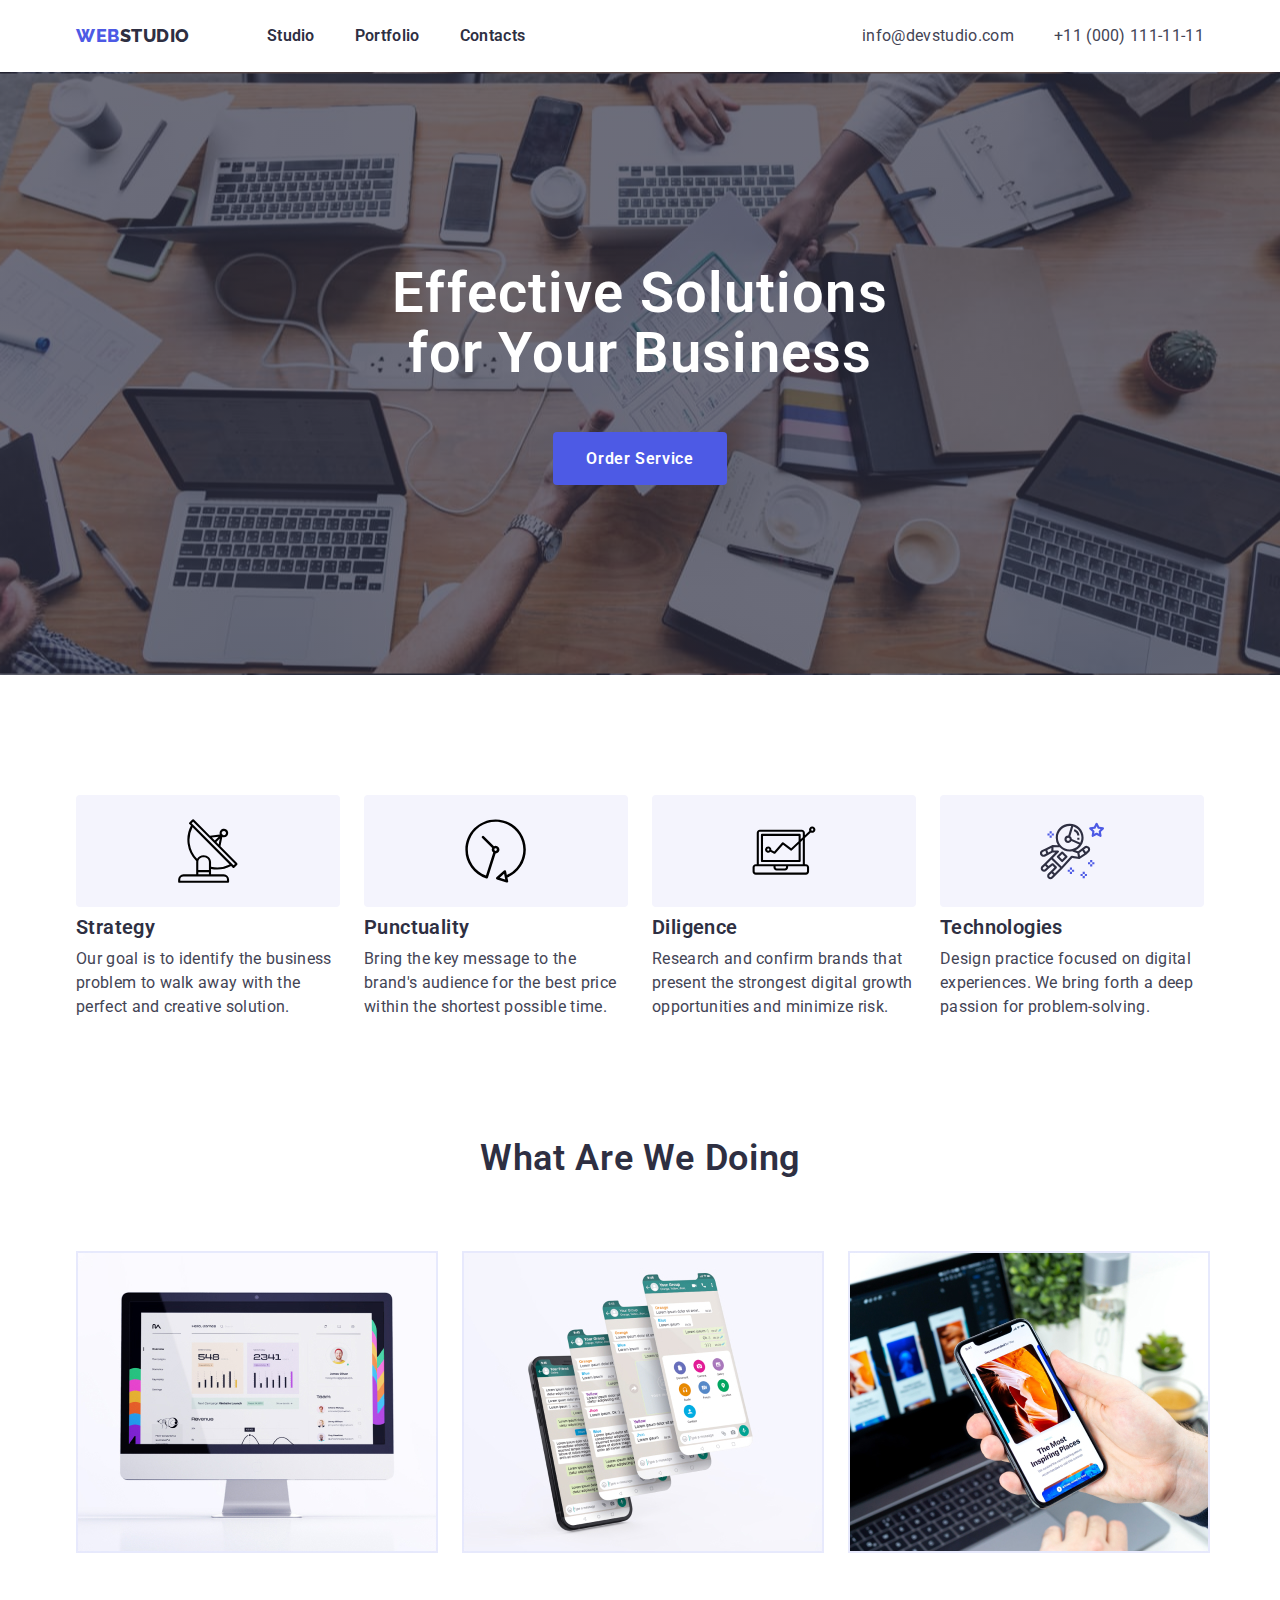
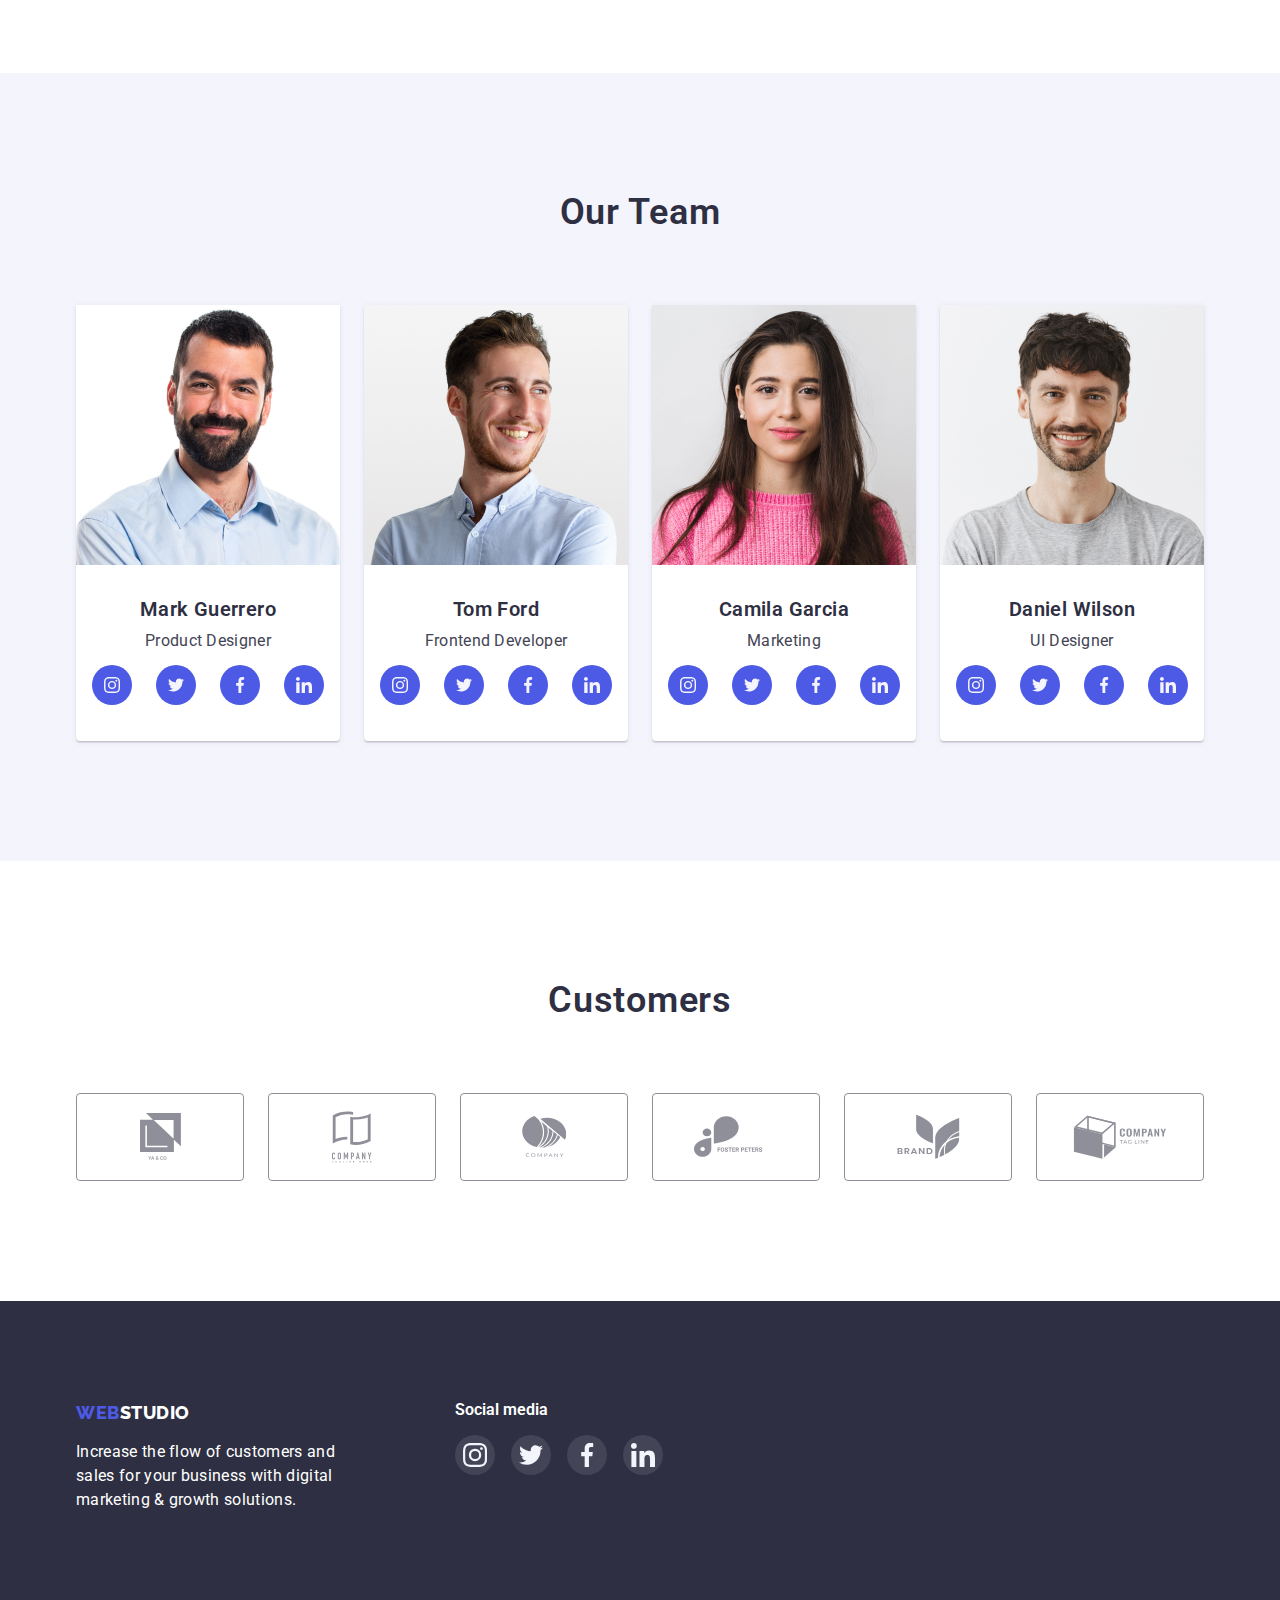
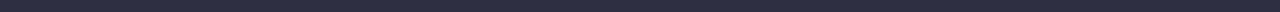
<file: index.html>
<!DOCTYPE html>
<html lang="en">
<head>
    <meta charset="UTF-8">
    <meta http-equiv="X-UA-Compatible" content="IE=edge">
    <meta name="viewport" content="width=device-width, initial-scale=1.0">
    <title>Main</title>
    <link rel="preconnect" href="https://fonts.googleapis.com"><link rel="preconnect" href="https://fonts.gstatic.com" crossorigin><link href="https://fonts.googleapis.com/css2?family=Raleway:wght@800&family=Roboto:wght@400;700&display=swap" rel="stylesheet">
    <link rel="stylesheet" href="https://cdnjs.cloudflare.com/ajax/libs/modern-normalize/1.1.0/modern-normalize.min.css">
    <link rel="stylesheet" href="./css/styles.css">
</head>
<body>



    <!-- Header -->
    <header class="header">
        <div class="container">
            <!-- Логотип -->
            <a href="" class="logo">web<span class="logo-header">studio</span></a>
            <!-- Навигация -->
            <nav>
                <ul class="site-nav list">
                    <li><a href="">Studio</a></li>
                    <li><a href="./portfolio.html">Portfolio</a></li>
                    <li><a href="">Contacts</a></li>
                </ul>
            </nav>
            <!-- Авторизация -->
            <ul class="auth-nav list">
                    <li><a href="" class="auth">info@devstudio.com</a></li>
                    <li><a href="" class="auth">+11 (000) 111-11-11</a></li>
            </ul>
        </div>
    </header>
    <!-- Main -->
    <main>
        <!-- Герой -->
        <section class="hero">
            <h1 class="hero-title">Effective Solutions <br>for Your Business</h1>
            <button type="button" class="button-main">Order Service</button>
        </section>

        <!-- Features -->
        <section class="section features">
            <div class="container">
                <ul class="list">
                    <li class="icon-strategy">
                        <div class="features-div">
                            <svg width="59.72px" height="64px">
                                <use href="./images/icons.svg#features"></use>
                            </svg>
                        </div>
                        <h3 class="list-title">Strategy</h3>
                        <p class="text">Our goal is to identify the business problem to walk away with the perfect and creative solution.</p>
                    </li>
                    <li class="icon-punctuality">
                        <div class="features-div">
                            <svg width="61.22px" height="64px">
                                <use href="./images/icons.svg#features1"></use>
                            </svg>
                        </div>
                        <h3 class="list-title">Punctuality</h3>
                        <p class="text">Bring the key message to the brand's audience for the best price within the shortest possible time.</p>
                    </li>
                    <li class="icon-diligence">
                        <div class="features-div">
                            <svg width="64px" height="49.09px">
                                <use href="./images/icons.svg#features2"></use>
                            </svg>
                        </div>
                        <h3 class="list-title">Diligence</h3>
                        <p class="text">Research and confirm brands that present the strongest digital growth opportunities and minimize risk.</p>
                    </li>
                    <li class="icon-technologies">
                        <div class="features-div">
                            <svg width="64px" height="64px">
                                <use href="./images/icons.svg#features3"></use>
                            </svg>
                        </div>
                        <h3 class="list-title">Technologies</h3>
                        <p class="text">Design practice focused on digital experiences. We bring forth a deep passion for problem-solving.</p>
                    </li>
                </ul>
            </div>
        <!-- What are we doing -->
        </section>
        <section class="section wawd">
            <div class="container">
                <h2 class="section-title">What are we doing</h2>
                <ul class="list">
                    <li>
                        <img src="./images/1.jpg" alt="photo 1" width="360">
                    </li>
                    <li>
                        <img src="./images/2.jpg" alt="photo 2" width="360">
                    </li>
                    <li>
                        <img src="./images/3.jpg" alt="photo 3" width="360">
                    </li>
                </ul>
            </div>
        </section>

        <!-- Our team -->
        <section class="section team">
            <div class="container">
                <h2 class="section-title">Our team</h2>
                <ul class="list">
                    <li class="team-list">
                        <img src="./images/mark_guerrero.jpg" alt="Mark Guerrero" width="264">
                        <div class="team-card">
                            <h3 class="list-title">Mark Guerrero</h3>
                            <p class="text">Product Designer</p>
                            <ul class="social-list list">
                                <li class="social-list-item">
                                    <a href="" class="social-list-link">
                                        <svg width="16" height="16">
                                            <use href="./images/icons.svg#instagram"></use>
                                        </svg>
                                    </a>
                                </li>
                                <li class="social-list-item">
                                    <a href="" class="social-list-link">
                                        <svg width="16" height="16">
                                            <use href="./images/icons.svg#twitter"></use>
                                        </svg>
                                        </svg>
                                    </a>
                                </li>
                                <li class="social-list-item">
                                    <a href="" class="social-list-link">
                                        <svg width="16" height="16" preserveAspectRatio="xMinYMin">
                                            <use href="./images/icons.svg#facebook"></use>
                                        </svg>
                                    </a>
                                </li>
                                <li class="social-list-item">
                                    <a href="" class="social-list-link">
                                        <svg width="16" height="16">
                                            <use href="./images/icons.svg#linkedin"></use>
                                        </svg>
                                    </a>
                                </li>
                            </ul>
                        </div>
                    </li>
                    <li class="team-list">
                        <img src="./images/tom_ford.jpg" alt="Tom Ford" width="264">
                        <div class="team-card">
                            <h3 class="list-title">Tom Ford</h3>
                            <p class="text">Frontend Developer</p>
                            <ul class="social-list list">
                                <li class="social-list-item">
                                    <a href="" class="social-list-link">
                                        <svg width="16" height="16">
                                            <use href="./images/icons.svg#instagram"></use>
                                        </svg>
                                    </a>
                                </li>
                                <li class="social-list-item">
                                    <a href="" class="social-list-link">
                                        <svg width="16" height="16">
                                            <use href="./images/icons.svg#twitter"></use>
                                        </svg>
                                        </svg>
                                    </a>
                                </li>
                                <li class="social-list-item">
                                    <a href="" class="social-list-link">
                                        <svg width="16" height="16" preserveAspectRatio="xMinYMin">
                                            <use href="./images/icons.svg#facebook"></use>
                                        </svg>
                                    </a>
                                </li>
                                <li class="social-list-item">
                                    <a href="" class="social-list-link">
                                        <svg width="16" height="16">
                                            <use href="./images/icons.svg#linkedin"></use>
                                        </svg>
                                    </a>
                                </li>
                            </ul>
                         </div>
                    </li>
                    <li class="team-list">
                        <img src="./images/camila_garcia.jpg" alt="Camila Garcia" width="264">
                        <div class="team-card">
                            <h3 class="list-title">Camila Garcia</h3>
                            <p class="text">Marketing</p>
                            <ul class="social-list list">
                                <li class="social-list-item">
                                    <a href="" class="social-list-link">
                                        <svg width="16" height="16">
                                            <use href="./images/icons.svg#instagram"></use>
                                        </svg>
                                    </a>
                                </li>
                                <li class="social-list-item">
                                    <a href="" class="social-list-link">
                                        <svg width="16" height="16">
                                            <use href="./images/icons.svg#twitter"></use>
                                        </svg>
                                        </svg>
                                    </a>
                                </li>
                                <li class="social-list-item">
                                    <a href="" class="social-list-link">
                                        <svg width="16" height="16" preserveAspectRatio="xMinYMin">
                                            <use href="./images/icons.svg#facebook"></use>
                                        </svg>
                                    </a>
                                </li>
                                <li class="social-list-item">
                                    <a href="" class="social-list-link">
                                        <svg width="16" height="16">
                                            <use href="./images/icons.svg#linkedin"></use>
                                        </svg>
                                    </a>
                                </li>
                            </ul>
                        </div>
                    </li>
                    <li class="team-list">
                        <img src="./images/daniel_wilson.jpg" alt="Daniel Wilson" width="264">
                        <div class="team-card">
                            <h3 class="list-title">Daniel Wilson</h3>
                            <p class="text">UI Designer</p>
                            <ul class="social-list list">
                                <li class="social-list-item">
                                    <a href="" class="social-list-link">
                                        <svg width="16" height="16">
                                            <use href="./images/icons.svg#instagram"></use>
                                        </svg>
                                    </a>
                                </li>
                                <li class="social-list-item">
                                    <a href="" class="social-list-link">
                                        <svg width="16" height="16">
                                            <use href="./images/icons.svg#twitter"></use>
                                        </svg>
                                        </svg>
                                    </a>
                                </li>
                                <li class="social-list-item">
                                    <a href="" class="social-list-link">
                                        <svg width="16" height="16"
                                            preserveAspectRatio="xMinYMin">
                                            <use href="./images/icons.svg#facebook"></use>
                                        </svg>
                                    </a>
                                </li>
                                <li class="social-list-item">
                                    <a href="" class="social-list-link">
                                        <svg width="16" height="16">
                                            <use href="./images/icons.svg#linkedin"></use>
                                        </svg>
                                    </a>
                                </li>
                            </ul>
                        </div>
                    </li>
                </ul>
            </div>
        </section>

<!-- Customers -->

        <section class="section customers">
            <div class="container">
                <h2 class="section-title">Customers</h2>
                <ul class="list">
                    <li class="icon">
                        <svg width="41" height="46.97">
                            <use href="./images/icons.svg#customer1"></use>
                        </svg>
                    </li>
                    <li class="icon">
                        <svg width="40" height="52">
                            <use href="./images/icons.svg#customer2"></use>
                        </svg>
                    </li>
                    <li class="icon">
                        <svg width="44" height="41">
                            <use href="./images/icons.svg#customer3"></use>
                        </svg>
                    </li>
                    <li class="icon">
                        <svg width="84" height="41">
                            <use href="./images/icons.svg#customer4"></use>
                        </svg>
                    </li>
                    <li class="icon">
                        <svg width="63" height="45">
                            <use href="./images/icons.svg#customer5"></use>
                        </svg>
                    </li>
                    <li class="icon">
                        <svg width="94" height="44">
                            <use href="./images/icons.svg#customer6"></use>
                        </svg>
                    </li>
                </ul>
            </div>
        </section>
    </main>

    <!-- Footer -->
    <footer class="footer">
        <div class="container">
            <!-- Логотип -->
            <div class="footer-logo footer-div">
            <a href="" class="logo">web<span class="logo-footer">studio</span></a>
            <p class="text">Increase the flow of customers and <br> sales for your business with digital <br> marketing & growth solutions.</p>
            </div>
            <div class="social-media footer-div">
                <p class="smp">Social media</p>
                <ul class="footer-list list">
                    <li class="footer-item">
                        <a href="" class="footer-link">
                            <svg width="24" height="24">
                                <use href="./images/icons.svg#instagram"></use>
                            </svg>
                        </a>
                    </li>
                    <li class="footer-item">
                        <a href="" class="footer-link">
                            <svg width="24" height="24">
                                <use href="./images/icons.svg#twitter"></use>
                            </svg>
                        </a>
                    </li>
                    <li class="footer-item">
                        <a href="" class="footer-link">
                            <svg width="24" height="24">
                                <use href="./images/icons.svg#facebook"></use>
                            </svg>
                        </a>
                    </li>
                    <li class="footer-item">
                        <a href="" class="footer-link">
                            <svg width="24" height="24">
                                <use href="./images/icons.svg#linkedin"></use>
                            </svg>
                        </a>
                    </li>
                </ul>
            </div>
        </div>
    </footer>
</body>
</html>
</file>
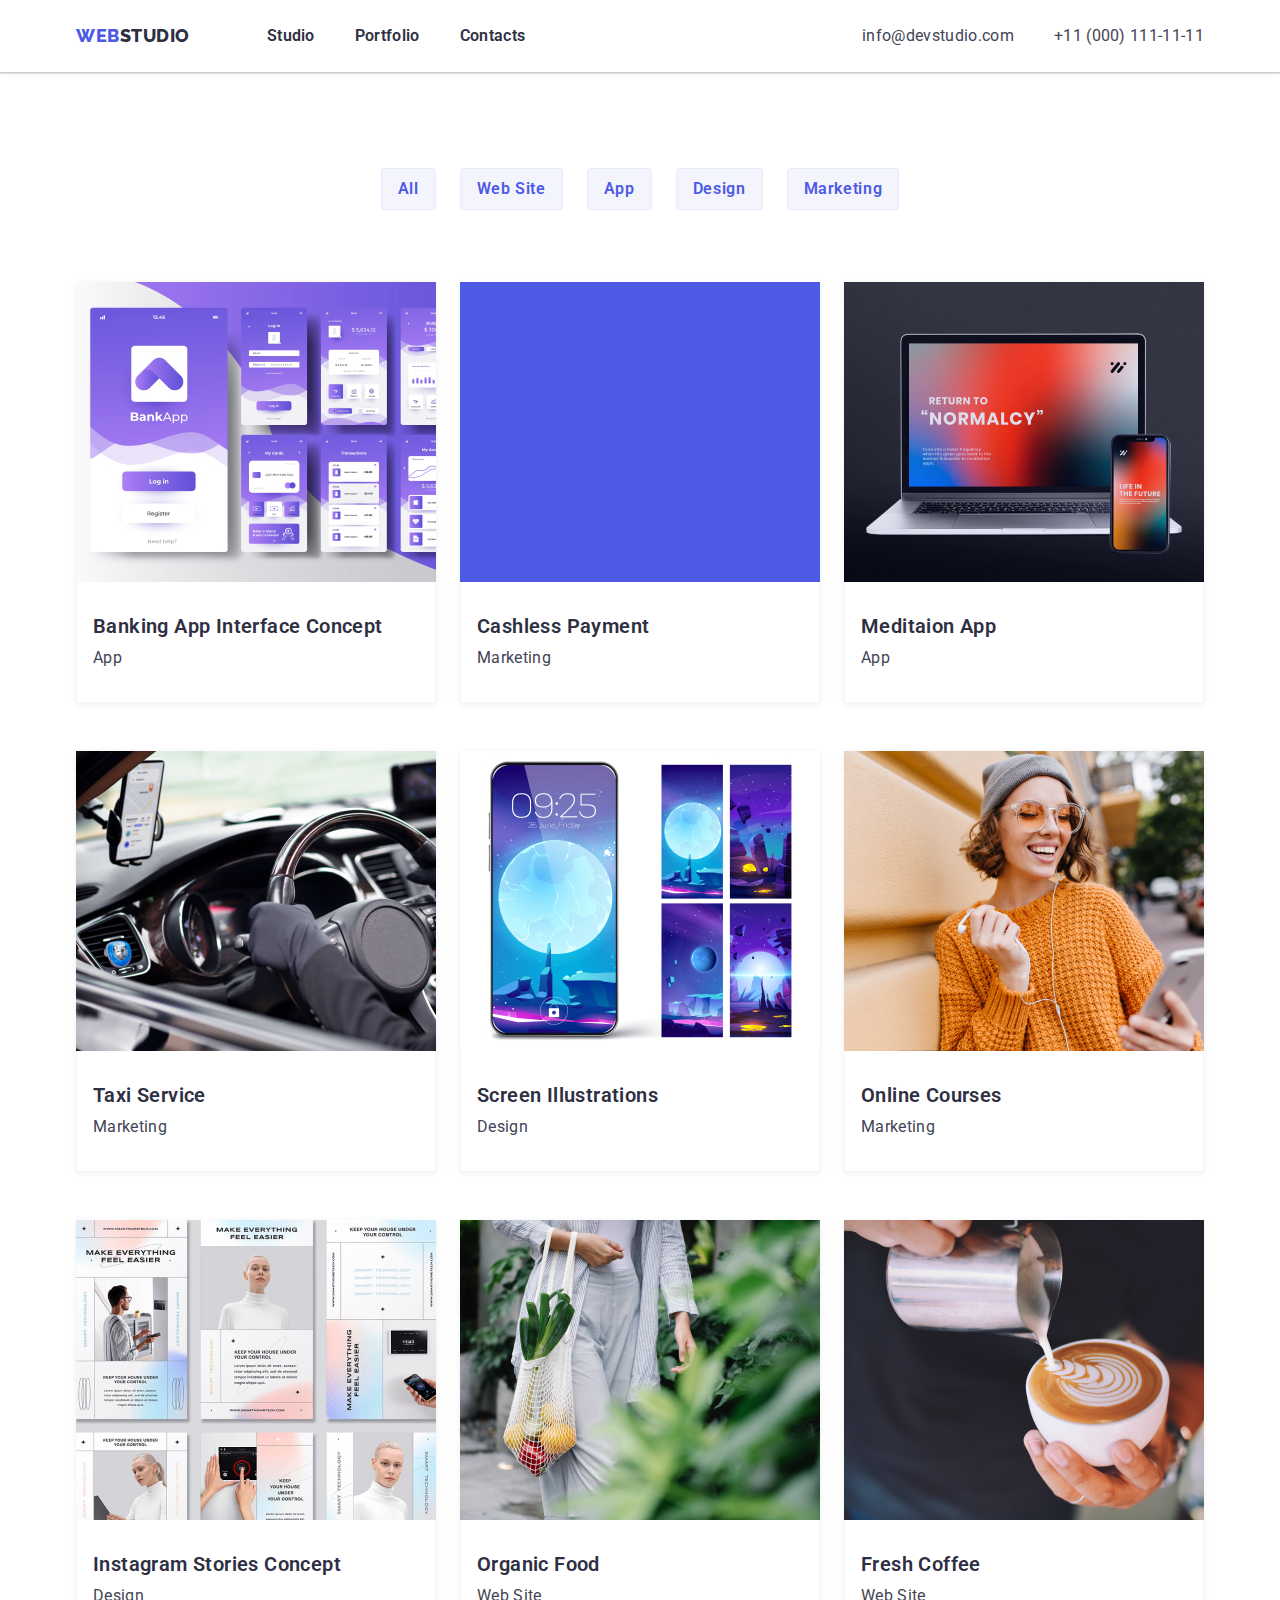
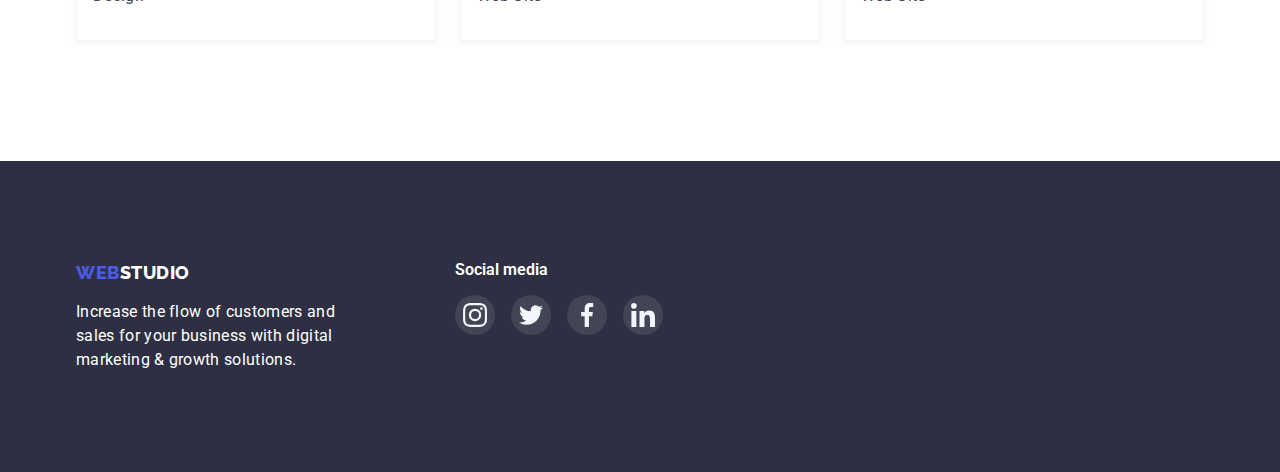
<file: portfolio.html>
<!DOCTYPE html>
<html lang="en">
<head>
    <meta charset="UTF-8">
    <meta http-equiv="X-UA-Compatible" content="IE=edge">
    <meta name="viewport" content="width=device-width, initial-scale=1.0">
    <title>Portfolio</title>
    <link rel="preconnect" href="https://fonts.googleapis.com"><link rel="preconnect" href="https://fonts.gstatic.com" crossorigin><link href="https://fonts.googleapis.com/css2?family=Raleway:wght@800&family=Roboto:wght@400;700&display=swap" rel="stylesheet">
    <link rel="stylesheet" href="https://cdnjs.cloudflare.com/ajax/libs/modern-normalize/1.1.0/modern-normalize.min.css">
    <link rel="stylesheet" href="./css/styles.css">
</head>
<body>




    <!-- Header -->
    <header class="header">
        <div class="container">
            <!-- Логотип -->
            <a href="" class="logo">web<span class="logo-header">studio</span></a>
            <!-- Навигация -->
            <nav>
                <ul class="site-nav list">
                    <li><a href="./index.html">Studio</a></li>
                    <li><a href="./portfolio.html">Portfolio</a></li>
                    <li><a href="">Contacts</a></li>
                </ul>
            </nav>
            <!-- Авторизация -->
            <ul class="auth-nav list">
                <li><a href="" class="auth">info@devstudio.com</a></li>
                <li><a href="" class="auth">+11 (000) 111-11-11</a></li>
            </ul>
        </div>
    </header>
    <main>
        <!-- <h1>Portfolio</h1> -->
       <!-- Примеры работ -->
       <section class="portfolio">
        <div class="container">
            <!-- <h2>Our works</h2> -->
            <ul class="list filters">
                <li><button type="button" class="button-portfolio">All</button></li>
                <li><button type="button" class="button-portfolio">Web Site</button></li>
                <li><button type="button" class="button-portfolio">App</button></li>
                <li><button type="button" class="button-portfolio">Design</button></li>
                <li><button type="button" class="button-portfolio">Marketing</button></li>
            </ul>
            <ul class="list port">
                <li>
                    <img src="./images/portfolio.jpg" alt="Banking App Interface Concept" width="360">
                    <div class="port-card">
                        <h3 class="list-title">Banking App Interface Concept</h3>
                        <p class="text">App</p>
                        <!-- <p class="text">14 Stylish and User-Friendly App Design Concepts · Task Manager App · Calorie Tracker App · Exotic Fruit Ecommerce App · Cloud Storage App</p> -->
                    </div>
                </li>
                <li>
                    <img src="./images/portfolio1.jpg" alt="Cashless Payment" width="360">
                    <div class="port-card">
                        <h3 class="list-title">Cashless Payment</h3>
                        <p class="text">Marketing</p>
                        <!-- <p class="text">14 Stylish and User-Friendly App Design Concepts · Task Manager App · Calorie Tracker App · Exotic Fruit Ecommerce App · Cloud Storage App</p> -->
                    </div>
                </li>
                <li>
                    <img src="./images/portfolio2.jpg" alt="Meditaion App" width="360">
                    <div class="port-card">
                        <h3 class="list-title">Meditaion App</h3>
                        <p class="text">App</p>
                        <!-- <p class="text">14 Stylish and User-Friendly App Design Concepts · Task Manager App · Calorie Tracker App · Exotic Fruit Ecommerce App · Cloud Storage App</p> -->
                    </div>
                </li>
                <li>
                    <img src="./images/portfolio3.jpg" alt="Taxi Service" width="360">
                    <div class="port-card">
                        <h3 class="list-title">Taxi Service</h3>
                        <p class="text">Marketing</p>
                        <!-- <p class="text">14 Stylish and User-Friendly App Design Concepts · Task Manager App · Calorie Tracker App · Exotic Fruit Ecommerce App · Cloud Storage App</p> -->
                    </div>
                </li>
                <li>
                    <img src="./images/portfolio4.jpg" alt="Screen Illustrations" width="360">
                    <div class="port-card">
                        <h3 class="list-title">Screen Illustrations</h3>
                        <p class="text">Design</p>
                        <!-- <p class="text">14 Stylish and User-Friendly App Design Concepts · Task Manager App · Calorie Tracker App · Exotic Fruit Ecommerce App · Cloud Storage App</p> -->
                    </div>
                </li>
                <li>
                    <img src="./images/portfolio5.jpg" alt="Online Courses" width="360">
                    <div class="port-card">
                        <h3 class="list-title">Online Courses</h3>
                        <p class="text">Marketing</p>
                        <!-- <p class="text">14 Stylish and User-Friendly App Design Concepts · Task Manager App · Calorie Tracker App · Exotic Fruit Ecommerce App · Cloud Storage App</p> -->
                    </div>
                </li>
                <li>
                    <img src="./images/portfolio6.jpg" alt="Instagram Stories Concept" width="360">
                    <div class="port-card">
                        <h3 class="list-title">Instagram Stories Concept</h3>
                        <p class="text">Design</p>
                        <!-- <p class="text">14 Stylish and User-Friendly App Design Concepts · Task Manager App · Calorie Tracker App · Exotic Fruit Ecommerce App · Cloud Storage App</p> -->
                    </div>
                </li>
                <li>
                    <img src="./images/portfolio7.jpg" alt="Organic Food" width="360">
                    <div class="port-card">
                        <h3 class="list-title">Organic Food</h3>
                        <p class="text">Web Site</p>
                        <!-- <p class="text">14 Stylish and User-Friendly App Design Concepts · Task Manager App · Calorie Tracker App · Exotic Fruit Ecommerce App · Cloud Storage App</p> -->
                    </div>
                </li>
                <li>
                    <img src="./images/portfolio8.jpg" alt="Fresh Coffee" width="360">
                    <div class="port-card">
                        <h3 class="list-title">Fresh Coffee</h3>
                        <p class="text">Web Site</p>
                        <!-- <p class="text">14 Stylish and User-Friendly App Design Concepts · Task Manager App · Calorie Tracker App · Exotic Fruit Ecommerce App · Cloud Storage App</p> -->
                    </div>
                </li>
            </ul>
        </div>
       </section>
    </main>

<footer class="footer">
    <div class="container">
        <!-- Логотип -->
        <div class="footer-logo footer-div">
            <a href="" class="logo">web<span class="logo-footer">studio</span></a>
            <p class="text">Increase the flow of customers and <br> sales for your business with digital <br> marketing
                & growth solutions.</p>
        </div>
        <div class="social-media footer-div">
            <p class="smp">Social media</p>
            <ul class="footer-list list">
                <li class="footer-item">
                    <a href="" class="footer-link">
                        <svg width="24" height="24">
                            <use href="./images/icons.svg#instagram"></use>
                        </svg>
                    </a>
                </li>
                <li class="footer-item">
                    <a href="" class="footer-link">
                        <svg width="24" height="24">
                            <use href="./images/icons.svg#twitter"></use>
                        </svg>
                    </a>
                </li>
                <li class="footer-item">
                    <a href="" class="footer-link">
                        <svg width="24" height="24">
                            <use href="./images/icons.svg#facebook"></use>
                        </svg>
                    </a>
                </li>
                <li class="footer-item">
                    <a href="" class="footer-link">
                        <svg width="24" height="24">
                            <use href="./images/icons.svg#linkedin"></use>
                        </svg>
                    </a>
                </li>
            </ul>
        </div>
    </div>
</footer>
</body>
</html>
</file>
<file: css/styles.css>
:root {
    --primary-text-color: #434455;
    --title-text-color: #2E2F42;
    --accent-color: #4D5AE5;
}


body {
    background-color: #FFFFFF;
    color: var(--primary-text-color);
    font-family: Roboto, sans-serif;
    font-size: 16px;
}


a {
    text-decoration:none;
  }


.list {
    padding: 0;
    margin: 0;
    list-style: none;
}

.container {
    padding-left: 12px;
    padding-right: 12px;
    margin-left: auto;
    margin-right: auto;
    width: 1152px;
}

.icon {
    width: 41;

}



/* Header */
.header {
    box-shadow: 0px 2px 1px rgba(46, 47, 66, 0.08), 0px 1px 1px rgba(46, 47, 66, 0.16), 0px 1px 6px rgba(46, 47, 66, 0.08);
}

.header div {
    display: flex;
    align-items: center;
}


/* Навигация */

.site-nav {
    display: flex;
    margin-left: 77px;
}

.site-nav li {
    display: block;
    padding-top: 24px;
    padding-bottom: 24px;
}


.site-nav li + li {
    margin-left: 40px;
}

.site-nav a {
    color: var(--title-text-color);
    font-weight: 600;
    font-size: 16px;
    line-height: 1.5;
    letter-spacing: 0.02em;
}

/* Logo */

.logo {
    color: var(--accent-color);
    font-family: Raleway, sans-serif;
    letter-spacing: 0.03em;
    font-weight: 800;
    font-size: 18px;
    line-height: 1.3;
    text-transform: uppercase;
}

.logo-header {
    color: var(--title-text-color);

}

.logo-footer {
    color: #FFFFFF;
}

/* Authorisation */

.auth-nav {
    display: flex;
    margin-left: auto;
}

.auth-nav li + li {
    margin-left: 40px;
}

.auth {
color: var(--primary-text-color);
line-height: 1.5;
letter-spacing: 0.02em;
}

/* Hero */

.hero {
    background-color: var(--primary-text-color);
    text-align: center;
    padding-top: 192px;
    padding-bottom: 192px;
    height: 603px;
    max-width: 1440px;
    margin-left: auto;
    margin-right: auto;
    background-image: linear-gradient(
        to right,
        rgba(46, 47, 66, 0.7),
        rgba(46, 47, 66, 0.7)
    ),
    url(../images/people_office.jpg);
    background-position: center;
}

.hero-title {
    margin-top: 0;
    margin-bottom: 48px;
    color: #FFFFFF;
    font-weight: 600;
    font-size: 56px;
    line-height: 1.07;
    letter-spacing: 0.02em;
}

/* Sections */

.section-title {
    color: var(--title-text-color);
    font-weight: 600;
    font-size: 36px;
    line-height: 1.11;
    text-align: center;
    text-transform: capitalize;
    letter-spacing: 0.02em;
    margin-top: 0;
    margin-bottom: 72px;
}

.list-title {
    margin: 0;
    margin-bottom: 8px;
    color: var(--title-text-color);
    font-weight: 600;
    font-size: 20px;
    line-height: 1.2;
    letter-spacing: 0.02em;
}

/* Features */

.features {
    padding-top: 120px;
    padding-bottom: 120px;
}

.features ul {
    display: flex;
}

.features li {
    width: 264px;
}

/* .features li::before {
    display: block;
    content: '';
    height: 112px;
    background-repeat: no-repeat;
    background-position: center;
    background-color: #F4F4FD;
    border-radius: 4px;
    margin-bottom: 8px;
} */

.icon-strategy::before {
    background-image: url(../images/features.svg);
}

.icon-punctuality::before {
    background-image: url(../images/features1.svg);
}

.icon-diligence::before {
    background-image: url(../images/features2.svg);
}

.icon-technologies::before {
    background-image: url(../images/features3.svg);
}

.features .list-title {
    padding-top: 0;
}

.features li + li {
    margin-left: 24px;
}

.features p {
    margin-bottom: 0;
    margin-top: 0;
}

.features-div {
        width: 264px;
        height: 112px;
        display: flex;
        justify-content: center;
        align-items: center;
        background-color: #F4F4FD;
        border-radius: 4px;
        margin-bottom: 8px;
}


/* What are we doing */

.wawd {
    padding-bottom: 120px;
}

.wawd ul {
    display: flex;
}

.wawd img {
    display: block;
}

.wawd li {
    border: 1px solid #E7E9FC;
}

.wawd li + li
{
    margin-left: 24px;
}


/* Team */

.team {
    background-color: #F4F4FD;
    padding-top: 120px;
    padding-bottom: 120px;
}

.team ul {
    display: flex;
}

.team-list {
    text-align: center;
    background-color: #FFFFFF;
    box-shadow: 0px 1px 6px rgba(46, 47, 66, 0.08), 0px 1px 1px rgba(46, 47, 66, 0.16), 0px 2px 1px rgba(46, 47, 66, 0.08);
    border-radius: 0px 0px 4px 4px;
}

.team li + li {
    margin-left: 24px;
}

.team img {
    display: block;
}

.team-card {
    padding-top: 32px;
    padding-bottom: 36px;
}

.team .text {
    margin-bottom: 12px;
}

.social-list-link {
    display: flex;
    justify-content: center;
    align-items: center;
    width: 40px;
    height: 40px;
    border-radius: 50%;
    background-color: var(--accent-color);
}

.social-list {
    padding-left: 16px;
    padding-right: 16px;
}

/* Customers */

.customers {
    padding-top: 120px;
    padding-bottom: 120px;
}

.customers ul {
    display: flex;
}

.customers li {
    width: 168px;
    height: 88px;
    border: 1px solid #8E8F99;
    border-radius: 4px;
}

.customers li+li {
    margin-left: 24px;
}

.icon {
    display: flex;
    justify-content: center;
    align-items: center;
}


/* Portfolio */

.portfolio {
    padding-top: 96px;
    padding-bottom: 120px;
}

.filters {
    margin-bottom: 72px;
    display: flex;
    justify-content: center;
}


.filters li + li {
    margin-left: 24px;
}

.port {
    display: flex;
    flex-wrap: wrap;
}

.port li {
    width: calc((100% - 48px) / 3);
    margin-right: 24px;
    margin-bottom: 48px;
    box-shadow: 0px 1px 6px rgba(46, 47, 66, 0.08);
}

.port img {
    display: block;
}

.port-card {
    border: 0.5px solid #F4F4FD;
    border-top: 0;
    padding-top: 32px;
    padding-bottom: 32px;
    padding-left: 16px;
}

.port li:nth-child(3n) {
    margin-right: 0;
}

.port li:nth-last-child(-n+3) {
    margin-bottom: 0;
}


/* Buttons */

button {
    font-family: Roboto, sans-serif;
    font-weight: 600;
    letter-spacing: 0.04em;
    font-size: 16px;
    border: 1px solid transparent;
}

.button-main {
    color: #FFFFFF;
    background-color: var(--accent-color);
    line-height: 1.19;
    border-radius: 4px;
    padding: 16px 32px;
}

.button-main:hover,
.button-main:focus {
    color: var(--accent-color);
    background-color: #F4F4FD;
    line-height: 1.19;
}

.button-portfolio {
    display: inline-block;
    color: var(--accent-color);
    background-color: #F4F4FD;
    line-height: 1.5;
    border-radius: 4px;
    padding: 8px 16px;
    border-color: #E7E9FC;
}

.button-portfolio:hover,
.button-portfolio:focus {
    color: #FFFFFF;
    background-color: var(--accent-color);
    line-height: 1.5;
}

/* Параграфы */

.text {
    line-height: 1.5;
    letter-spacing: 0.02em;
    margin: 0;
}

/* .card {
    margin: 0;
} */

/* Footer */

.footer {
    color: #FFFFFF;
    background-color: var(--title-text-color);
    padding-top: 100px;
    padding-bottom: 100px;
}
.footer div {
    display: flex;
    align-items: center;
    align-items: flex-start;
}

.footer .logo {
    margin-bottom: 16px;
}

.footer-div {
    flex-direction: column;
}

.footer ul {
    display: flex;
}

.smp {
    margin-top: 0;
    margin-bottom: 16px;
    font-weight: 600;
}

.footer-logo {
    margin-right: 120px;
}

.footer-link {
    display: flex;
    justify-content: center;
    align-items: center;
    width: 40px;
    height: 40px;
    border-radius: 50%;
    background-color:rgba(255, 255, 255, 0.1);;
}

.footer-list li + li {
    margin-left: 16px;
}

/* цвет основного текста + 2 часть лого #2E2F42 */

/* вторичный цвет текста #434455 */

/* акцент #4D5AE5 */

/* белый #FFFFFF */
</file>
